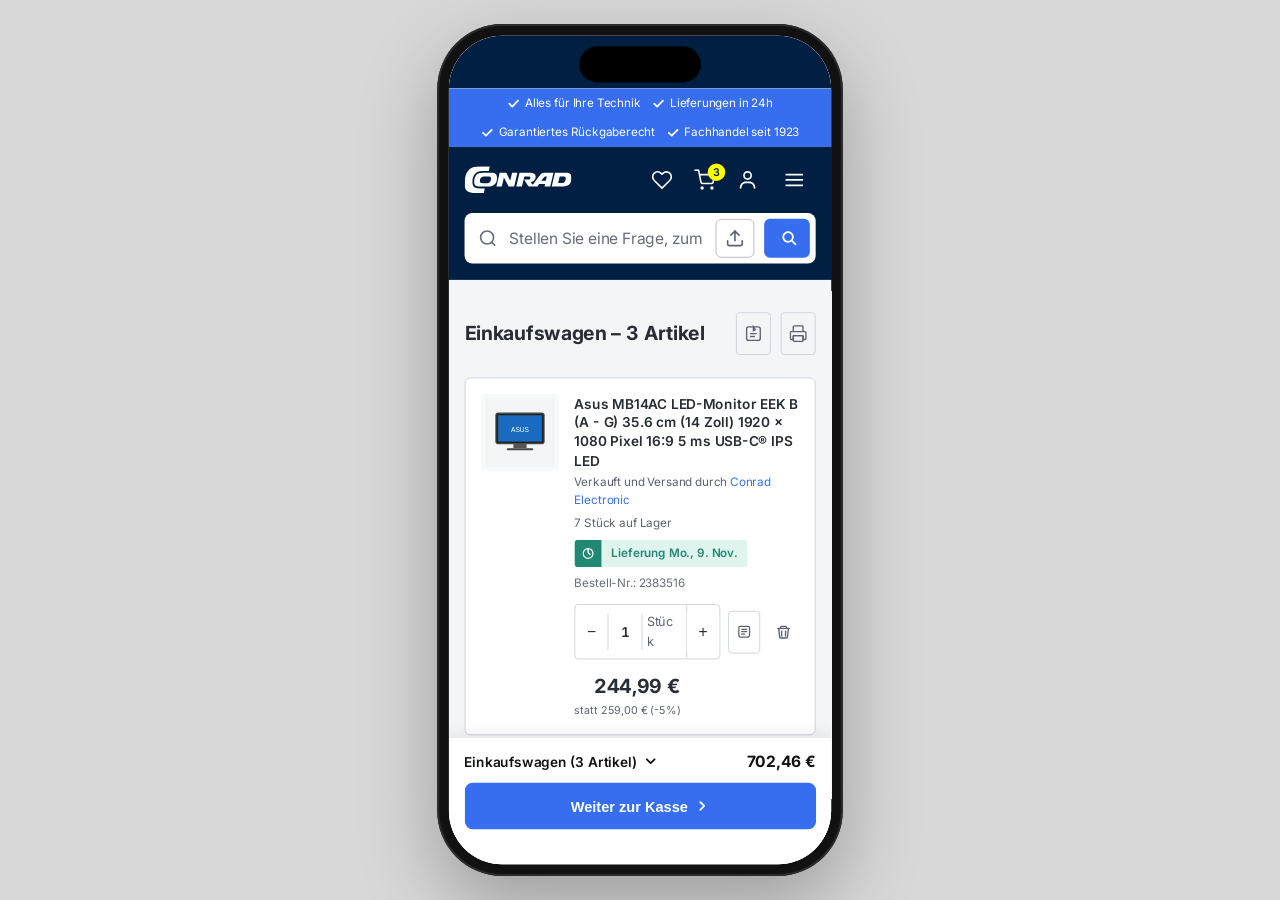
<file: phone.html>
<!doctype html>
<html lang="de">
<head>
<meta charset="utf-8">
<meta name="viewport" content="width=device-width, initial-scale=1">
<title>Conrad Checkout – iPhone 16</title>
<style>
  /* iPhone 16: 393 × 852 pt screen */
  :root {
    --screen-w: 393px;
    --screen-h: 852px;
    --bezel: 12px;
    --screen-radius: 55px;
  }

  html, body {
    height: 100%;
    margin: 0;
    overflow: hidden;
    background: #d8d8d8;
  }

  /* Centered on both axes; scaled down by the script below when the window is too small */
  .device {
    position: absolute;
    top: 50%;
    left: 50%;
    transform: translate(-50%, -50%);
    width: var(--screen-w);
    height: var(--screen-h);
    padding: var(--bezel);
    border-radius: calc(var(--screen-radius) + var(--bezel));
    background: #111;
    box-shadow:
      inset 0 0 0 2px #2b2b2b,
      0 30px 80px rgba(0, 0, 0, 0.28);
  }

  .screen {
    position: relative;
    width: 100%;
    height: 100%;
    border-radius: var(--screen-radius);
    overflow: hidden;
    background: #fff;
  }

  .screen iframe {
    display: block;
    width: 100%;
    height: 100%;
    border: 0;
  }

  .island {
    position: absolute;
    top: 11px;
    left: 50%;
    width: 125px;
    height: 37px;
    margin-left: -62.5px;
    border-radius: 999px;
    background: #000;
    z-index: 1;
    pointer-events: none;
  }
</style>
</head>
<body>
<div class="device" id="device">
  <div class="screen">
    <div class="island"></div>
    <iframe id="screen" title="Checkout"></iframe>
  </div>
</div>

<script>
  const device = document.getElementById('device');
  const frame = document.getElementById('screen');

  // Only plain local page names, e.g. "checkout-step2.html?x=1"
  function pageFromHash() {
    const page = decodeURIComponent(location.hash.slice(1));
    return /^[\w-]+\.html(\?.*)?$/.test(page) ? page : 'index.html';
  }

  frame.src = pageFromHash();
  window.addEventListener('hashchange', () => { frame.src = pageFromHash(); });

  // The framed page reports itself on load; mirror it in the URL so a reload keeps the step
  window.addEventListener('message', (e) => {
    if (e.source !== frame.contentWindow || !e.data || e.data.type !== 'phone-frame-page') return;
    history.replaceState(null, '', '#' + e.data.page);
  });

  function fit() {
    const margin = 24;
    const scale = Math.min(
      1,
      (innerWidth - margin * 2) / device.offsetWidth,
      (innerHeight - margin * 2) / device.offsetHeight
    );
    device.style.transform = `translate(-50%, -50%) scale(${scale})`;
  }
  fit();
  window.addEventListener('resize', fit);
</script>
</body>
</html>
</file>
